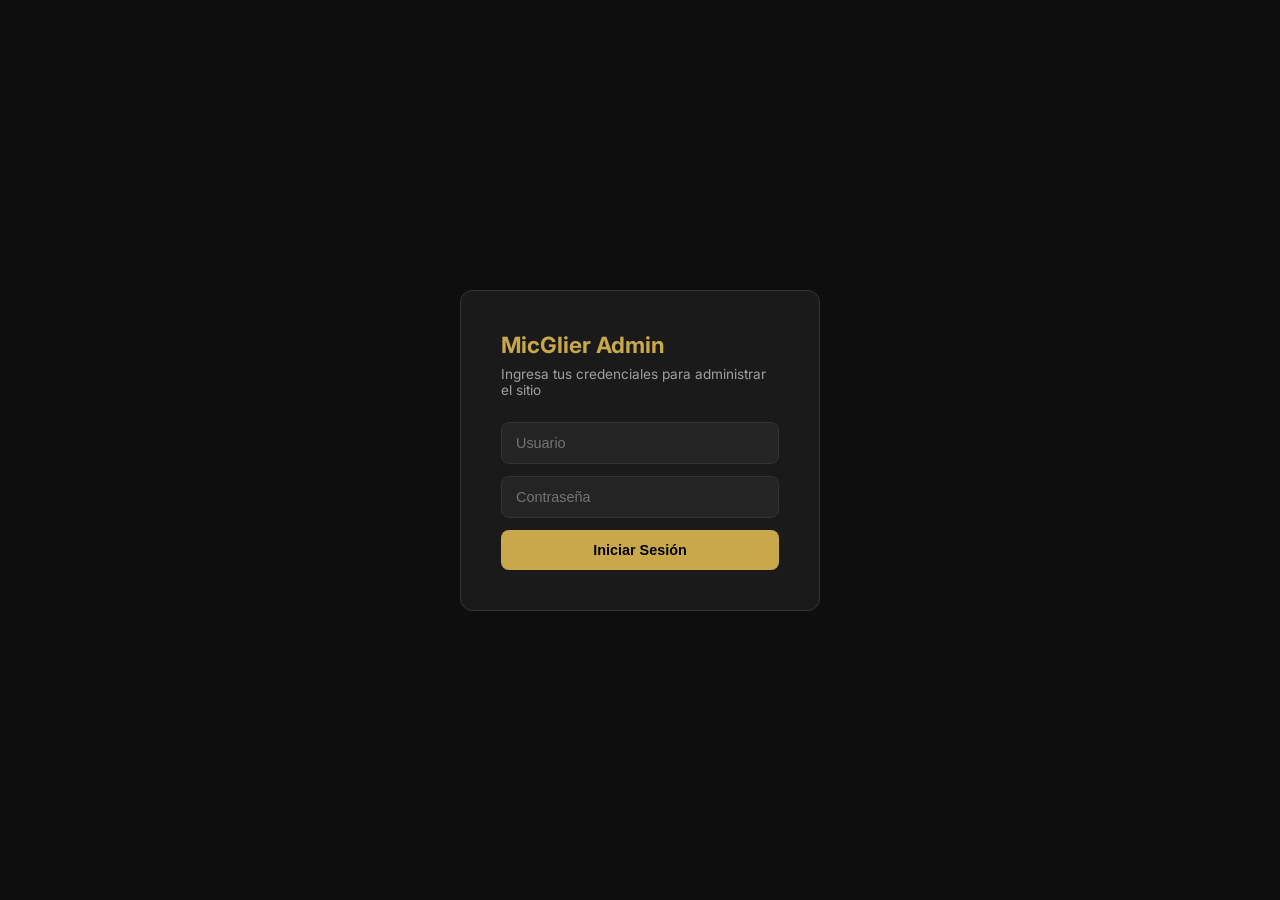
<file: backend/admin/index.html>
<!DOCTYPE html>
<html lang="es">
<head>
<meta charset="UTF-8">
<meta name="viewport" content="width=device-width, initial-scale=1.0">
<title>MicGlier Admin</title>
<link href="https://fonts.googleapis.com/css2?family=Inter:wght@400;500;600;700&display=swap" rel="stylesheet">
<style>
:root {
  --bg: #0e0e0e;
  --bg2: #1a1a1a;
  --bg3: #242424;
  --gold: #c9a84c;
  --gold-light: #e8d48b;
  --gold-dark: #a07c2a;
  --red: #b71c1c;
  --green: #4caf50;
  --text: #f5f5f5;
  --text2: #a0a0a0;
  --border: #333;
  --radius: 8px;
}
* { margin: 0; padding: 0; box-sizing: border-box; }
body { font-family: 'Inter', sans-serif; background: var(--bg); color: var(--text); min-height: 100vh; }

/* Login */
.login-wrap { display: flex; align-items: center; justify-content: center; min-height: 100vh; }
.login-box { background: var(--bg2); padding: 40px; border-radius: 12px; width: 360px; border: 1px solid var(--border); }
.login-box h1 { font-size: 1.4rem; margin-bottom: 8px; color: var(--gold); }
.login-box p { color: var(--text2); font-size: 0.85rem; margin-bottom: 24px; }
.login-box input { width: 100%; padding: 12px 14px; background: var(--bg3); border: 1px solid var(--border); border-radius: var(--radius); color: var(--text); font-size: 0.9rem; margin-bottom: 12px; outline: none; }
.login-box input:focus { border-color: var(--gold); }
.login-box button { width: 100%; padding: 12px; background: var(--gold); color: #000; border: none; border-radius: var(--radius); font-weight: 600; font-size: 0.9rem; cursor: pointer; }
.login-box button:hover { background: var(--gold-light); }
.login-error { color: var(--red); font-size: 0.8rem; margin-bottom: 8px; display: none; }

/* Layout */
.app { display: none; }
.app.active { display: flex; min-height: 100vh; }
.sidebar { width: 240px; background: var(--bg2); border-right: 1px solid var(--border); padding: 20px 0; flex-shrink: 0; position: fixed; top: 0; left: 0; bottom: 0; overflow-y: auto; }
.sidebar-logo { padding: 0 20px 20px; border-bottom: 1px solid var(--border); margin-bottom: 10px; }
.sidebar-logo h2 { font-size: 1.1rem; color: var(--gold); }
.sidebar-logo small { color: var(--text2); font-size: 0.75rem; }
.nav-item { display: flex; align-items: center; gap: 10px; padding: 12px 20px; color: var(--text2); cursor: pointer; font-size: 0.85rem; transition: all 0.2s; border-left: 3px solid transparent; }
.nav-item:hover { background: var(--bg3); color: var(--text); }
.nav-item.active { background: var(--bg3); color: var(--gold); border-left-color: var(--gold); }
.nav-item svg { width: 18px; height: 18px; flex-shrink: 0; }
.nav-sep { height: 1px; background: var(--border); margin: 10px 20px; }
.main { margin-left: 240px; flex: 1; padding: 24px 32px; }

/* Header */
.page-header { display: flex; align-items: center; justify-content: space-between; margin-bottom: 24px; }
.page-header h1 { font-size: 1.5rem; }
.btn { padding: 10px 20px; border: none; border-radius: var(--radius); font-size: 0.85rem; font-weight: 600; cursor: pointer; display: inline-flex; align-items: center; gap: 6px; transition: all 0.2s; }
.btn-gold { background: var(--gold); color: #000; }
.btn-gold:hover { background: var(--gold-light); }
.btn-outline { background: transparent; color: var(--gold); border: 1px solid var(--gold); }
.btn-outline:hover { background: var(--gold); color: #000; }
.btn-red { background: var(--red); color: #fff; }
.btn-red:hover { background: #d32f2f; }
.btn-sm { padding: 6px 12px; font-size: 0.8rem; }

/* Table */
.table-wrap { background: var(--bg2); border-radius: var(--radius); border: 1px solid var(--border); overflow: hidden; }
table { width: 100%; border-collapse: collapse; }
th { text-align: left; padding: 12px 16px; background: var(--bg3); color: var(--text2); font-size: 0.75rem; text-transform: uppercase; letter-spacing: 0.5px; font-weight: 600; }
td { padding: 12px 16px; border-top: 1px solid var(--border); font-size: 0.85rem; vertical-align: middle; }
tr:hover td { background: rgba(201,168,76,0.03); }
.td-img { width: 50px; height: 50px; object-fit: cover; border-radius: 6px; }
.badge { display: inline-block; padding: 3px 10px; border-radius: 20px; font-size: 0.72rem; font-weight: 600; }
.badge-green { background: rgba(76,175,80,0.15); color: var(--green); }
.badge-red { background: rgba(183,28,28,0.15); color: #ef5350; }

/* Modal */
.modal-overlay { display: none; position: fixed; inset: 0; background: rgba(0,0,0,0.7); z-index: 100; align-items: flex-start; justify-content: center; padding: 40px 20px; overflow-y: auto; }
.modal-overlay.active { display: flex; }
.modal { background: var(--bg2); border: 1px solid var(--border); border-radius: 12px; width: 600px; max-width: 100%; }
.modal-header { display: flex; justify-content: space-between; align-items: center; padding: 16px 24px; border-bottom: 1px solid var(--border); }
.modal-header h2 { font-size: 1.1rem; }
.modal-close { background: none; border: none; color: var(--text2); font-size: 1.4rem; cursor: pointer; padding: 4px; }
.modal-close:hover { color: var(--text); }
.modal-body { padding: 24px; }
.modal-footer { padding: 16px 24px; border-top: 1px solid var(--border); display: flex; justify-content: flex-end; gap: 10px; }

/* Form */
.form-group { margin-bottom: 16px; }
.form-group label { display: block; font-size: 0.8rem; color: var(--text2); margin-bottom: 6px; font-weight: 500; }
.form-group input, .form-group select, .form-group textarea {
  width: 100%; padding: 10px 14px; background: var(--bg3); border: 1px solid var(--border);
  border-radius: var(--radius); color: var(--text); font-size: 0.85rem; outline: none; font-family: inherit;
}
.form-group input:focus, .form-group select:focus, .form-group textarea:focus { border-color: var(--gold); }
.form-group textarea { min-height: 80px; resize: vertical; }
.form-row { display: grid; grid-template-columns: 1fr 1fr; gap: 12px; }
.form-check { display: flex; align-items: center; gap: 8px; }
.form-check input[type="checkbox"] { width: 18px; height: 18px; accent-color: var(--gold); }

/* Image upload */
.img-upload { border: 2px dashed var(--border); border-radius: var(--radius); padding: 20px; text-align: center; cursor: pointer; transition: border-color 0.2s; position: relative; }
.img-upload:hover { border-color: var(--gold); }
.img-upload input { position: absolute; inset: 0; opacity: 0; cursor: pointer; }
.img-upload img { max-height: 120px; border-radius: 6px; margin-top: 8px; }
.img-upload-text { color: var(--text2); font-size: 0.8rem; }

/* Stats cards */
.stats { display: grid; grid-template-columns: repeat(auto-fit, minmax(200px, 1fr)); gap: 16px; margin-bottom: 24px; }
.stat-card { background: var(--bg2); border: 1px solid var(--border); border-radius: var(--radius); padding: 20px; }
.stat-card .label { font-size: 0.75rem; color: var(--text2); text-transform: uppercase; letter-spacing: 0.5px; }
.stat-card .value { font-size: 1.8rem; font-weight: 700; color: var(--gold); margin-top: 4px; }

/* Settings */
.settings-grid { display: grid; grid-template-columns: 1fr 1fr; gap: 20px; }
.settings-card { background: var(--bg2); border: 1px solid var(--border); border-radius: var(--radius); padding: 24px; }
.settings-card h3 { font-size: 1rem; margin-bottom: 16px; color: var(--gold); }

/* Toast */
.toast { position: fixed; bottom: 24px; right: 24px; background: var(--green); color: #fff; padding: 12px 24px; border-radius: var(--radius); font-size: 0.85rem; font-weight: 500; z-index: 200; transform: translateY(100px); opacity: 0; transition: all 0.3s; }
.toast.show { transform: translateY(0); opacity: 1; }
.toast.error { background: var(--red); }

/* Logout */
.logout-btn { position: absolute; bottom: 20px; left: 20px; right: 20px; }

/* Responsive */
@media (max-width: 768px) {
  .sidebar { width: 60px; }
  .sidebar-logo h2, .sidebar-logo small, .nav-item span { display: none; }
  .nav-item { justify-content: center; padding: 14px 0; }
  .main { margin-left: 60px; padding: 16px; }
  .form-row { grid-template-columns: 1fr; }
  .settings-grid { grid-template-columns: 1fr; }
  .modal { width: 100%; }
}
</style>
</head>
<body>

<!-- Login Screen -->
<div class="login-wrap" id="loginScreen">
  <div class="login-box">
    <h1>MicGlier Admin</h1>
    <p>Ingresa tus credenciales para administrar el sitio</p>
    <div class="login-error" id="loginError">Credenciales incorrectas</div>
    <input type="text" id="loginUser" placeholder="Usuario" autocomplete="username">
    <input type="password" id="loginPass" placeholder="Contraseña" autocomplete="current-password">
    <button onclick="doLogin()">Iniciar Sesión</button>
  </div>
</div>

<!-- App -->
<div class="app" id="app">
  <!-- Sidebar -->
  <aside class="sidebar">
    <div class="sidebar-logo">
      <h2>MicGlier</h2>
      <small>Panel de Administración</small>
    </div>
    <div class="nav-item active" data-section="dashboard" onclick="showSection('dashboard')">
      <svg viewBox="0 0 24 24" fill="none" stroke="currentColor" stroke-width="2"><rect x="3" y="3" width="7" height="7" rx="1"/><rect x="14" y="3" width="7" height="7" rx="1"/><rect x="3" y="14" width="7" height="7" rx="1"/><rect x="14" y="14" width="7" height="7" rx="1"/></svg>
      <span>Dashboard</span>
    </div>
    <div class="nav-item" data-section="products" onclick="showSection('products')">
      <svg viewBox="0 0 24 24" fill="none" stroke="currentColor" stroke-width="2"><path d="M20.59 13.41l-7.17 7.17a2 2 0 01-2.83 0L2 12V2h10l8.59 8.59a2 2 0 010 2.82z"/><line x1="7" y1="7" x2="7.01" y2="7"/></svg>
      <span>Productos</span>
    </div>
    <div class="nav-item" data-section="categories" onclick="showSection('categories')">
      <svg viewBox="0 0 24 24" fill="none" stroke="currentColor" stroke-width="2"><path d="M22 19a2 2 0 01-2 2H4a2 2 0 01-2-2V5a2 2 0 012-2h5l2 3h9a2 2 0 012 2z"/></svg>
      <span>Categorías</span>
    </div>
    <div class="nav-item" data-section="banners" onclick="showSection('banners')">
      <svg viewBox="0 0 24 24" fill="none" stroke="currentColor" stroke-width="2"><rect x="2" y="3" width="20" height="14" rx="2"/><line x1="8" y1="21" x2="16" y2="21"/><line x1="12" y1="17" x2="12" y2="21"/></svg>
      <span>Banners</span>
    </div>
    <div class="nav-sep"></div>
    <div class="nav-item" data-section="promotions" onclick="showSection('promotions')">
      <svg viewBox="0 0 24 24" fill="none" stroke="currentColor" stroke-width="2"><circle cx="12" cy="12" r="10"/><line x1="15" y1="9" x2="9" y2="15"/><circle cx="9" cy="9" r="1" fill="currentColor"/><circle cx="15" cy="15" r="1" fill="currentColor"/></svg>
      <span>Promociones</span>
    </div>
    <div class="nav-item" data-section="services" onclick="showSection('services')">
      <svg viewBox="0 0 24 24" fill="none" stroke="currentColor" stroke-width="2"><path d="M14.7 6.3a1 1 0 000 1.4l1.6 1.6a1 1 0 001.4 0l3.77-3.77a6 6 0 01-7.94 7.94l-6.91 6.91a2.12 2.12 0 01-3-3l6.91-6.91a6 6 0 017.94-7.94l-3.76 3.76z"/></svg>
      <span>Servicios</span>
    </div>
    <div class="nav-item" data-section="testimonials" onclick="showSection('testimonials')">
      <svg viewBox="0 0 24 24" fill="none" stroke="currentColor" stroke-width="2"><path d="M21 15a2 2 0 01-2 2H7l-4 4V5a2 2 0 012-2h14a2 2 0 012 2z"/></svg>
      <span>Testimonios</span>
    </div>
    <div class="nav-item" data-section="gallery" onclick="showSection('gallery')">
      <svg viewBox="0 0 24 24" fill="none" stroke="currentColor" stroke-width="2"><rect x="3" y="3" width="18" height="18" rx="2"/><circle cx="8.5" cy="8.5" r="1.5"/><polyline points="21 15 16 10 5 21"/></svg>
      <span>Galería</span>
    </div>
    <div class="nav-sep"></div>
    <div class="nav-item" data-section="settings" onclick="showSection('settings')">
      <svg viewBox="0 0 24 24" fill="none" stroke="currentColor" stroke-width="2"><circle cx="12" cy="12" r="3"/><path d="M19.4 15a1.65 1.65 0 00.33 1.82l.06.06a2 2 0 010 2.83 2 2 0 01-2.83 0l-.06-.06a1.65 1.65 0 00-1.82-.33 1.65 1.65 0 00-1 1.51V21a2 2 0 01-4 0v-.09A1.65 1.65 0 009 19.4a1.65 1.65 0 00-1.82.33l-.06.06a2 2 0 01-2.83-2.83l.06-.06A1.65 1.65 0 004.68 15a1.65 1.65 0 00-1.51-1H3a2 2 0 010-4h.09A1.65 1.65 0 004.6 9a1.65 1.65 0 00-.33-1.82l-.06-.06a2 2 0 012.83-2.83l.06.06A1.65 1.65 0 009 4.68a1.65 1.65 0 001-1.51V3a2 2 0 014 0v.09a1.65 1.65 0 001 1.51 1.65 1.65 0 001.82-.33l.06-.06a2 2 0 012.83 2.83l-.06.06A1.65 1.65 0 0019.4 9a1.65 1.65 0 001.51 1H21a2 2 0 010 4h-.09a1.65 1.65 0 00-1.51 1z"/></svg>
      <span>Configuración</span>
    </div>
    <div class="nav-item logout-btn" onclick="doLogout()">
      <svg viewBox="0 0 24 24" fill="none" stroke="currentColor" stroke-width="2"><path d="M9 21H5a2 2 0 01-2-2V5a2 2 0 012-2h4"/><polyline points="16 17 21 12 16 7"/><line x1="21" y1="12" x2="9" y2="12"/></svg>
      <span>Cerrar Sesión</span>
    </div>
  </aside>

  <!-- Main Content -->
  <main class="main">
    <!-- Dashboard -->
    <section id="sec-dashboard">
      <div class="page-header"><h1>Dashboard</h1></div>
      <div class="stats">
        <div class="stat-card"><div class="label">Productos</div><div class="value" id="statProducts">0</div></div>
        <div class="stat-card"><div class="label">Categorías</div><div class="value" id="statCategories">0</div></div>
        <div class="stat-card"><div class="label">Servicios</div><div class="value" id="statServices">0</div></div>
        <div class="stat-card"><div class="label">Testimonios</div><div class="value" id="statTestimonials">0</div></div>
      </div>
      <div class="table-wrap">
        <table>
          <thead><tr><th>Producto</th><th>Precio</th><th>Categoría</th><th>Estado</th></tr></thead>
          <tbody id="dashProducts"></tbody>
        </table>
      </div>
    </section>

    <!-- Products -->
    <section id="sec-products" style="display:none">
      <div class="page-header">
        <h1>Productos</h1>
        <button class="btn btn-gold" onclick="openProductModal()">+ Nuevo Producto</button>
      </div>
      <div class="table-wrap">
        <table>
          <thead><tr><th>Imagen</th><th>Nombre</th><th>Precio</th><th>Material</th><th>Categoría</th><th>Estado</th><th>Acciones</th></tr></thead>
          <tbody id="productsTable"></tbody>
        </table>
      </div>
    </section>

    <!-- Categories -->
    <section id="sec-categories" style="display:none">
      <div class="page-header">
        <h1>Categorías</h1>
        <button class="btn btn-gold" onclick="openCategoryModal()">+ Nueva Categoría</button>
      </div>
      <div class="table-wrap">
        <table>
          <thead><tr><th>Nombre</th><th>Slug</th><th>Productos</th><th>Estado</th><th>Acciones</th></tr></thead>
          <tbody id="categoriesTable"></tbody>
        </table>
      </div>
    </section>

    <!-- Banners -->
    <section id="sec-banners" style="display:none">
      <div class="page-header">
        <h1>Banners</h1>
        <button class="btn btn-gold" onclick="openBannerModal()">+ Nuevo Banner</button>
      </div>
      <div class="table-wrap">
        <table>
          <thead><tr><th>Imagen</th><th>Título</th><th>Posición</th><th>Estado</th><th>Acciones</th></tr></thead>
          <tbody id="bannersTable"></tbody>
        </table>
      </div>
    </section>

    <!-- Promotions -->
    <section id="sec-promotions" style="display:none">
      <div class="page-header"><h1>Promociones</h1></div>
      <div id="promotionsContent"></div>
    </section>

    <!-- Services -->
    <section id="sec-services" style="display:none">
      <div class="page-header">
        <h1>Servicios</h1>
        <button class="btn btn-gold" onclick="openServiceModal()">+ Nuevo Servicio</button>
      </div>
      <div class="table-wrap">
        <table>
          <thead><tr><th>Título</th><th>Descripción</th><th>Estado</th><th>Acciones</th></tr></thead>
          <tbody id="servicesTable"></tbody>
        </table>
      </div>
    </section>

    <!-- Testimonials -->
    <section id="sec-testimonials" style="display:none">
      <div class="page-header">
        <h1>Testimonios</h1>
        <button class="btn btn-gold" onclick="openTestimonialModal()">+ Nuevo Testimonio</button>
      </div>
      <div class="table-wrap">
        <table>
          <thead><tr><th>Nombre</th><th>Texto</th><th>Rating</th><th>Acciones</th></tr></thead>
          <tbody id="testimonialsTable"></tbody>
        </table>
      </div>
    </section>

    <!-- Gallery -->
    <section id="sec-gallery" style="display:none">
      <div class="page-header">
        <h1>Galería</h1>
        <button class="btn btn-gold" onclick="openGalleryModal()">+ Nueva Imagen</button>
      </div>
      <div class="table-wrap">
        <table>
          <thead><tr><th>Imagen</th><th>Alt</th><th>Orden</th><th>Estado</th><th>Acciones</th></tr></thead>
          <tbody id="galleryTable"></tbody>
        </table>
      </div>
    </section>

    <!-- Settings -->
    <section id="sec-settings" style="display:none">
      <div class="page-header">
        <h1>Configuración del Sitio</h1>
        <button class="btn btn-gold" onclick="saveSettings()">Guardar Cambios</button>
      </div>
      <div class="settings-grid">
        <div class="settings-card">
          <h3>Información General</h3>
          <div class="form-group"><label>Nombre del Sitio</label><input id="set_site_name"></div>
          <div class="form-group"><label>Slogan</label><input id="set_slogan"></div>
        </div>
        <div class="settings-card">
          <h3>Contacto</h3>
          <div class="form-group"><label>Teléfono</label><input id="set_phone"></div>
          <div class="form-group"><label>Email</label><input id="set_email"></div>
          <div class="form-group"><label>Dirección</label><input id="set_address"></div>
          <div class="form-group"><label>Horario</label><input id="set_hours"></div>
          <div class="form-group"><label>WhatsApp (solo número)</label><input id="set_whatsapp"></div>
        </div>
        <div class="settings-card">
          <h3>Redes Sociales</h3>
          <div class="form-group"><label>Instagram URL</label><input id="set_instagram"></div>
          <div class="form-group"><label>Facebook URL</label><input id="set_facebook"></div>
        </div>
        <div class="settings-card">
          <h3>Hero Principal</h3>
          <div class="form-group"><label>Título (usa \n para salto de línea)</label><input id="set_hero_title"></div>
          <div class="form-group"><label>Subtítulo</label><textarea id="set_hero_subtitle"></textarea></div>
          <div class="form-group"><label>Imagen URL</label><input id="set_hero_image"></div>
        </div>
        <div class="settings-card">
          <h3>Sobre Nosotros</h3>
          <div class="form-group"><label>Texto</label><textarea id="set_about_text"></textarea></div>
          <div class="form-group"><label>Imagen URL</label><input id="set_about_image"></div>
        </div>
        <div class="settings-card">
          <h3>Seguridad</h3>
          <div class="form-group"><label>Contraseña Actual</label><input id="oldPass" type="password"></div>
          <div class="form-group"><label>Nueva Contraseña</label><input id="newPass" type="password"></div>
          <button class="btn btn-outline" onclick="changePassword()">Cambiar Contraseña</button>
        </div>
      </div>
    </section>
  </main>
</div>

<!-- Modal -->
<div class="modal-overlay" id="modalOverlay">
  <div class="modal">
    <div class="modal-header">
      <h2 id="modalTitle">Editar</h2>
      <button class="modal-close" onclick="closeModal()">&times;</button>
    </div>
    <div class="modal-body" id="modalBody"></div>
    <div class="modal-footer">
      <button class="btn btn-outline" onclick="closeModal()">Cancelar</button>
      <button class="btn btn-gold" id="modalSave">Guardar</button>
    </div>
  </div>
</div>

<!-- Toast -->
<div class="toast" id="toast"></div>

<script>
var API = window.location.origin;
var token = localStorage.getItem('micglier_token');
var categories = [];
var products = [];

function headers() { return { 'Authorization': 'Bearer ' + token, 'Content-Type': 'application/json' }; }

function toast(msg, err) {
  var t = document.getElementById('toast');
  t.textContent = msg;
  t.className = 'toast show' + (err ? ' error' : '');
  setTimeout(function() { t.className = 'toast'; }, 3000);
}

function api(method, path, body) {
  var opts = { method: method, headers: headers() };
  if (body) opts.body = JSON.stringify(body);
  return fetch(API + path, opts).then(function(r) {
    if (r.status === 401) { doLogout(); throw new Error('No autorizado'); }
    return r.json();
  });
}

// Auth
function doLogin() {
  var u = document.getElementById('loginUser').value;
  var p = document.getElementById('loginPass').value;
  fetch(API + '/api/auth/login', {
    method: 'POST', headers: { 'Content-Type': 'application/json' },
    body: JSON.stringify({ username: u, password: p })
  }).then(function(r) { return r.json(); }).then(function(d) {
    if (d.access_token) {
      token = d.access_token;
      localStorage.setItem('micglier_token', token);
      showApp();
    } else {
      document.getElementById('loginError').style.display = 'block';
    }
  }).catch(function() {
    document.getElementById('loginError').style.display = 'block';
  });
}

function doLogout() {
  token = null;
  localStorage.removeItem('micglier_token');
  document.getElementById('app').classList.remove('active');
  document.getElementById('loginScreen').style.display = 'flex';
}

function showApp() {
  document.getElementById('loginScreen').style.display = 'none';
  document.getElementById('app').classList.add('active');
  loadDashboard();
}

// Sections
function showSection(name) {
  document.querySelectorAll('.main > section').forEach(function(s) { s.style.display = 'none'; });
  document.getElementById('sec-' + name).style.display = 'block';
  document.querySelectorAll('.nav-item').forEach(function(n) { n.classList.remove('active'); });
  var nav = document.querySelector('.nav-item[data-section="' + name + '"]');
  if (nav) nav.classList.add('active');
  var loaders = {
    dashboard: loadDashboard, products: loadProducts, categories: loadCategories,
    banners: loadBanners, promotions: loadPromotions, services: loadServices,
    testimonials: loadTestimonials, gallery: loadGallery, settings: loadSettings
  };
  if (loaders[name]) loaders[name]();
}

// Dashboard
function loadDashboard() {
  api('GET', '/api/products').then(function(d) {
    products = d;
    document.getElementById('statProducts').textContent = d.length;
    var html = '';
    d.slice(0, 8).forEach(function(p) {
      var cat = categories.find(function(c) { return c.id === p.category_id; });
      html += '<tr><td>' + esc(p.name) + '</td><td>\u20ac' + p.price.toLocaleString() + '</td><td>' +
        (cat ? esc(cat.name) : '-') + '</td><td>' +
        (p.visible ? '<span class="badge badge-green">Activo</span>' : '<span class="badge badge-red">Oculto</span>') + '</td></tr>';
    });
    document.getElementById('dashProducts').innerHTML = html;
  });
  api('GET', '/api/categories').then(function(d) {
    categories = d;
    document.getElementById('statCategories').textContent = d.length;
  });
  api('GET', '/api/services').then(function(d) { document.getElementById('statServices').textContent = d.length; });
  api('GET', '/api/testimonials').then(function(d) { document.getElementById('statTestimonials').textContent = d.length; });
}

// Modal
function openModal(title, html, saveFn) {
  document.getElementById('modalTitle').textContent = title;
  document.getElementById('modalBody').innerHTML = html;
  document.getElementById('modalSave').onclick = saveFn;
  document.getElementById('modalOverlay').classList.add('active');
}
function closeModal() { document.getElementById('modalOverlay').classList.remove('active'); }

function esc(s) { var d = document.createElement('div'); d.textContent = s || ''; return d.innerHTML; }

// ===== Products =====
function loadProducts() {
  api('GET', '/api/categories').then(function(c) { categories = c; });
  api('GET', '/api/products').then(function(d) {
    products = d;
    var html = '';
    d.forEach(function(p) {
      var cat = categories.find(function(c) { return c.id === p.category_id; });
      html += '<tr>' +
        '<td><img class="td-img" src="' + esc(p.image || '') + '" onerror="this.style.display=\'none\'"></td>' +
        '<td>' + esc(p.name) + '</td>' +
        '<td>' + (p.sale_price ? '<s style="color:var(--text2)">\u20ac' + p.price.toLocaleString() + '</s> \u20ac' + p.sale_price.toLocaleString() : '\u20ac' + p.price.toLocaleString()) + '</td>' +
        '<td>' + esc(p.material) + '</td>' +
        '<td>' + (cat ? esc(cat.name) : '-') + '</td>' +
        '<td>' + (p.visible ? '<span class="badge badge-green">Activo</span>' : '<span class="badge badge-red">Oculto</span>') + '</td>' +
        '<td><button class="btn btn-outline btn-sm" onclick="openProductModal(' + p.id + ')">Editar</button> ' +
        '<button class="btn btn-red btn-sm" onclick="deleteProduct(' + p.id + ')">Eliminar</button></td></tr>';
    });
    document.getElementById('productsTable').innerHTML = html;
  });
}

function openProductModal(id) {
  var p = id ? products.find(function(x) { return x.id === id; }) : {};
  var catOptions = '<option value="">Sin categoría</option>' +
    categories.map(function(c) { return '<option value="' + c.id + '"' + (p.category_id === c.id ? ' selected' : '') + '>' + esc(c.name) + '</option>'; }).join('');
  var html =
    '<div class="form-row"><div class="form-group"><label>Nombre</label><input id="f_name" value="' + esc(p.name || '') + '"></div>' +
    '<div class="form-group"><label>Material</label><input id="f_material" value="' + esc(p.material || '') + '"></div></div>' +
    '<div class="form-group"><label>Descripción</label><textarea id="f_desc">' + esc(p.description || '') + '</textarea></div>' +
    '<div class="form-row"><div class="form-group"><label>Precio (\u20ac)</label><input type="number" id="f_price" value="' + (p.price || '') + '"></div>' +
    '<div class="form-group"><label>Precio Oferta (\u20ac)</label><input type="number" id="f_sale" value="' + (p.sale_price || '') + '"></div></div>' +
    '<div class="form-group"><label>Categoría</label><select id="f_cat">' + catOptions + '</select></div>' +
    '<div class="form-group"><label>Imagen URL</label><input id="f_img" value="' + esc(p.image || '') + '"></div>' +
    '<div class="form-group"><label>Imagen 2 URL</label><input id="f_img2" value="' + esc(p.image2 || '') + '"></div>' +
    '<div class="form-group"><label>Imagen 3 URL</label><input id="f_img3" value="' + esc(p.image3 || '') + '"></div>' +
    '<div class="img-upload"><input type="file" accept="image/*" onchange="uploadImg(this,\'f_img\')"><div class="img-upload-text">O arrastra/selecciona una imagen para subir</div></div>' +
    '<div style="display:flex;gap:16px;margin-top:12px">' +
    '<label class="form-check"><input type="checkbox" id="f_feat"' + (p.featured ? ' checked' : '') + '> Destacado</label>' +
    '<label class="form-check"><input type="checkbox" id="f_best"' + (p.bestseller ? ' checked' : '') + '> Más Vendido</label>' +
    '<label class="form-check"><input type="checkbox" id="f_new"' + (p.new_arrival ? ' checked' : '') + '> Nuevo</label>' +
    '<label class="form-check"><input type="checkbox" id="f_vis"' + (p.visible !== false ? ' checked' : '') + '> Visible</label></div>' +
    '<div class="form-group" style="margin-top:12px"><label>Orden</label><input type="number" id="f_order" value="' + (p.display_order || 0) + '"></div>';
  openModal(id ? 'Editar Producto' : 'Nuevo Producto', html, function() { saveProduct(id); });
}

function saveProduct(id) {
  var data = {
    name: document.getElementById('f_name').value,
    material: document.getElementById('f_material').value,
    description: document.getElementById('f_desc').value,
    price: parseFloat(document.getElementById('f_price').value) || 0,
    sale_price: parseFloat(document.getElementById('f_sale').value) || null,
    category_id: parseInt(document.getElementById('f_cat').value) || null,
    image: document.getElementById('f_img').value,
    image2: document.getElementById('f_img2').value,
    image3: document.getElementById('f_img3').value,
    featured: document.getElementById('f_feat').checked,
    bestseller: document.getElementById('f_best').checked,
    new_arrival: document.getElementById('f_new').checked,
    visible: document.getElementById('f_vis').checked,
    display_order: parseInt(document.getElementById('f_order').value) || 0
  };
  api(id ? 'PUT' : 'POST', id ? '/api/products/' + id : '/api/products', data).then(function() {
    closeModal(); toast('Producto guardado'); loadProducts();
  }).catch(function() { toast('Error al guardar', true); });
}

function deleteProduct(id) {
  if (!confirm('¿Eliminar este producto?')) return;
  api('DELETE', '/api/products/' + id).then(function() { toast('Producto eliminado'); loadProducts(); });
}

// ===== Categories =====
function loadCategories() {
  api('GET', '/api/categories').then(function(d) {
    categories = d;
    var html = '';
    d.forEach(function(c) {
      var count = products.filter(function(p) { return p.category_id === c.id; }).length;
      html += '<tr><td>' + esc(c.name) + '</td><td><code>' + esc(c.slug) + '</code></td><td>' + count + '</td>' +
        '<td>' + (c.visible ? '<span class="badge badge-green">Activa</span>' : '<span class="badge badge-red">Oculta</span>') + '</td>' +
        '<td><button class="btn btn-outline btn-sm" onclick="openCategoryModal(' + c.id + ')">Editar</button> ' +
        '<button class="btn btn-red btn-sm" onclick="deleteCategory(' + c.id + ')">Eliminar</button></td></tr>';
    });
    document.getElementById('categoriesTable').innerHTML = html;
  });
}

function openCategoryModal(id) {
  var c = id ? categories.find(function(x) { return x.id === id; }) : {};
  var html =
    '<div class="form-group"><label>Nombre</label><input id="fc_name" value="' + esc(c.name || '') + '"></div>' +
    '<div class="form-group"><label>Slug</label><input id="fc_slug" value="' + esc(c.slug || '') + '"></div>' +
    '<div class="form-group"><label>Imagen URL</label><input id="fc_img" value="' + esc(c.image || '') + '"></div>' +
    '<div class="img-upload"><input type="file" accept="image/*" onchange="uploadImg(this,\'fc_img\')"><div class="img-upload-text">O arrastra/selecciona una imagen</div></div>' +
    '<div class="form-row" style="margin-top:12px"><div class="form-group"><label>Orden</label><input type="number" id="fc_order" value="' + (c.display_order || 0) + '"></div>' +
    '<div class="form-group"><label>&nbsp;</label><label class="form-check"><input type="checkbox" id="fc_vis"' + (c.visible !== false ? ' checked' : '') + '> Visible</label></div></div>';
  openModal(id ? 'Editar Categoría' : 'Nueva Categoría', html, function() { saveCategory(id); });
}

function saveCategory(id) {
  var data = {
    name: document.getElementById('fc_name').value,
    slug: document.getElementById('fc_slug').value,
    image: document.getElementById('fc_img').value,
    display_order: parseInt(document.getElementById('fc_order').value) || 0,
    visible: document.getElementById('fc_vis').checked
  };
  api(id ? 'PUT' : 'POST', id ? '/api/categories/' + id : '/api/categories', data).then(function() {
    closeModal(); toast('Categoría guardada'); loadCategories();
  }).catch(function() { toast('Error al guardar', true); });
}

function deleteCategory(id) {
  if (!confirm('¿Eliminar esta categoría?')) return;
  api('DELETE', '/api/categories/' + id).then(function() { toast('Categoría eliminada'); loadCategories(); });
}

// ===== Banners =====
function loadBanners() {
  api('GET', '/api/banners').then(function(d) {
    var html = '';
    d.forEach(function(b) {
      html += '<tr><td><img class="td-img" src="' + esc(b.image || '') + '" onerror="this.style.display=\'none\'"></td>' +
        '<td>' + esc(b.title) + '</td><td>' + esc(b.position) + '</td>' +
        '<td>' + (b.visible ? '<span class="badge badge-green">Activo</span>' : '<span class="badge badge-red">Oculto</span>') + '</td>' +
        '<td><button class="btn btn-outline btn-sm" onclick="openBannerModal(' + b.id + ')">Editar</button> ' +
        '<button class="btn btn-red btn-sm" onclick="deleteBanner(' + b.id + ')">Eliminar</button></td></tr>';
    });
    document.getElementById('bannersTable').innerHTML = html;
    window._banners = d;
  });
}

function openBannerModal(id) {
  var b = id ? (window._banners || []).find(function(x) { return x.id === id; }) : {};
  var html =
    '<div class="form-group"><label>Título</label><input id="fb_title" value="' + esc(b.title || '') + '"></div>' +
    '<div class="form-group"><label>Subtítulo</label><textarea id="fb_sub">' + esc(b.subtitle || '') + '</textarea></div>' +
    '<div class="form-group"><label>Imagen URL</label><input id="fb_img" value="' + esc(b.image || '') + '"></div>' +
    '<div class="img-upload"><input type="file" accept="image/*" onchange="uploadImg(this,\'fb_img\')"><div class="img-upload-text">O arrastra/selecciona una imagen</div></div>' +
    '<div class="form-row" style="margin-top:12px"><div class="form-group"><label>Texto Botón</label><input id="fb_btn" value="' + esc(b.button_text || '') + '"></div>' +
    '<div class="form-group"><label>Link Botón</label><input id="fb_link" value="' + esc(b.button_link || '') + '"></div></div>' +
    '<div class="form-row"><div class="form-group"><label>Posición</label><select id="fb_pos">' +
    '<option value="hero"' + (b.position === 'hero' ? ' selected' : '') + '>Hero</option>' +
    '<option value="top"' + (b.position === 'top' ? ' selected' : '') + '>Superior</option>' +
    '<option value="middle"' + (b.position === 'middle' ? ' selected' : '') + '>Medio</option></select></div>' +
    '<div class="form-group"><label>Orden</label><input type="number" id="fb_order" value="' + (b.display_order || 0) + '"></div></div>' +
    '<label class="form-check" style="margin-top:8px"><input type="checkbox" id="fb_vis"' + (b.visible !== false ? ' checked' : '') + '> Visible</label>';
  openModal(id ? 'Editar Banner' : 'Nuevo Banner', html, function() { saveBanner(id); });
}

function saveBanner(id) {
  var data = {
    title: document.getElementById('fb_title').value,
    subtitle: document.getElementById('fb_sub').value,
    image: document.getElementById('fb_img').value,
    button_text: document.getElementById('fb_btn').value,
    button_link: document.getElementById('fb_link').value,
    position: document.getElementById('fb_pos').value,
    display_order: parseInt(document.getElementById('fb_order').value) || 0,
    visible: document.getElementById('fb_vis').checked
  };
  api(id ? 'PUT' : 'POST', id ? '/api/banners/' + id : '/api/banners', data).then(function() {
    closeModal(); toast('Banner guardado'); loadBanners();
  }).catch(function() { toast('Error al guardar', true); });
}

function deleteBanner(id) {
  if (!confirm('¿Eliminar este banner?')) return;
  api('DELETE', '/api/banners/' + id).then(function() { toast('Banner eliminado'); loadBanners(); });
}

// ===== Promotions =====
function loadPromotions() {
  api('GET', '/api/promotions').then(function(d) {
    if (!d.length) { document.getElementById('promotionsContent').innerHTML = '<p style="color:var(--text2)">No hay promociones.</p>'; return; }
    var p = d[0];
    document.getElementById('promotionsContent').innerHTML =
      '<div class="settings-grid"><div class="settings-card"><h3>Badge Flotante</h3>' +
      '<div class="form-group"><label>Texto</label><input id="fp_text" value="' + esc(p.text) + '"></div>' +
      '<div class="form-group"><label>% Descuento</label><input type="number" id="fp_pct" value="' + p.discount_percent + '"></div>' +
      '<label class="form-check"><input type="checkbox" id="fp_badge"' + (p.badge_visible ? ' checked' : '') + '> Mostrar Badge</label>' +
      '</div><div class="settings-card"><h3>Barra Superior</h3>' +
      '<div class="form-group"><label>Texto barra superior</label><input id="fp_topbar" value="' + esc(p.topbar_text) + '"></div>' +
      '<label class="form-check"><input type="checkbox" id="fp_topvis"' + (p.topbar_visible ? ' checked' : '') + '> Mostrar Barra</label>' +
      '</div></div>' +
      '<button class="btn btn-gold" style="margin-top:16px" onclick="savePromotion(' + p.id + ')">Guardar Promoción</button>';
    window._promoId = p.id;
  });
}

function savePromotion(id) {
  var data = {
    text: document.getElementById('fp_text').value,
    discount_percent: parseInt(document.getElementById('fp_pct').value) || 0,
    badge_visible: document.getElementById('fp_badge').checked,
    topbar_text: document.getElementById('fp_topbar').value,
    topbar_visible: document.getElementById('fp_topvis').checked
  };
  api('PUT', '/api/promotions/' + id, data).then(function() {
    toast('Promoción actualizada');
  }).catch(function() { toast('Error al guardar', true); });
}

// ===== Services =====
function loadServices() {
  api('GET', '/api/services').then(function(d) {
    window._services = d;
    var html = '';
    d.forEach(function(s) {
      html += '<tr><td>' + esc(s.title) + '</td><td>' + esc(s.description).substring(0, 80) + '...</td>' +
        '<td>' + (s.visible ? '<span class="badge badge-green">Activo</span>' : '<span class="badge badge-red">Oculto</span>') + '</td>' +
        '<td><button class="btn btn-outline btn-sm" onclick="openServiceModal(' + s.id + ')">Editar</button> ' +
        '<button class="btn btn-red btn-sm" onclick="deleteService(' + s.id + ')">Eliminar</button></td></tr>';
    });
    document.getElementById('servicesTable').innerHTML = html;
  });
}

function openServiceModal(id) {
  var s = id ? (window._services || []).find(function(x) { return x.id === id; }) : {};
  var html =
    '<div class="form-group"><label>Título</label><input id="fs_title" value="' + esc(s.title || '') + '"></div>' +
    '<div class="form-group"><label>Descripción</label><textarea id="fs_desc">' + esc(s.description || '') + '</textarea></div>' +
    '<div class="form-row"><div class="form-group"><label>Icono (gem, tools, pencil)</label><input id="fs_icon" value="' + esc(s.icon || '') + '"></div>' +
    '<div class="form-group"><label>Orden</label><input type="number" id="fs_order" value="' + (s.display_order || 0) + '"></div></div>' +
    '<label class="form-check"><input type="checkbox" id="fs_vis"' + (s.visible !== false ? ' checked' : '') + '> Visible</label>';
  openModal(id ? 'Editar Servicio' : 'Nuevo Servicio', html, function() { saveService(id); });
}

function saveService(id) {
  var data = {
    title: document.getElementById('fs_title').value,
    description: document.getElementById('fs_desc').value,
    icon: document.getElementById('fs_icon').value,
    display_order: parseInt(document.getElementById('fs_order').value) || 0,
    visible: document.getElementById('fs_vis').checked
  };
  api(id ? 'PUT' : 'POST', id ? '/api/services/' + id : '/api/services', data).then(function() {
    closeModal(); toast('Servicio guardado'); loadServices();
  }).catch(function() { toast('Error al guardar', true); });
}

function deleteService(id) {
  if (!confirm('¿Eliminar este servicio?')) return;
  api('DELETE', '/api/services/' + id).then(function() { toast('Servicio eliminado'); loadServices(); });
}

// ===== Testimonials =====
function loadTestimonials() {
  api('GET', '/api/testimonials').then(function(d) {
    window._testimonials = d;
    var html = '';
    d.forEach(function(t) {
      html += '<tr><td>' + esc(t.name) + '</td><td>' + esc(t.text).substring(0, 80) + '...</td>' +
        '<td>' + '\u2605'.repeat(t.rating) + '</td>' +
        '<td><button class="btn btn-outline btn-sm" onclick="openTestimonialModal(' + t.id + ')">Editar</button> ' +
        '<button class="btn btn-red btn-sm" onclick="deleteTestimonial(' + t.id + ')">Eliminar</button></td></tr>';
    });
    document.getElementById('testimonialsTable').innerHTML = html;
  });
}

function openTestimonialModal(id) {
  var t = id ? (window._testimonials || []).find(function(x) { return x.id === id; }) : {};
  var html =
    '<div class="form-group"><label>Nombre</label><input id="ft_name" value="' + esc(t.name || '') + '"></div>' +
    '<div class="form-group"><label>Texto</label><textarea id="ft_text">' + esc(t.text || '') + '</textarea></div>' +
    '<div class="form-group"><label>Rating (1-5)</label><input type="number" id="ft_rating" min="1" max="5" value="' + (t.rating || 5) + '"></div>' +
    '<label class="form-check"><input type="checkbox" id="ft_vis"' + (t.visible !== false ? ' checked' : '') + '> Visible</label>';
  openModal(id ? 'Editar Testimonio' : 'Nuevo Testimonio', html, function() { saveTestimonial(id); });
}

function saveTestimonial(id) {
  var data = {
    name: document.getElementById('ft_name').value,
    text: document.getElementById('ft_text').value,
    rating: parseInt(document.getElementById('ft_rating').value) || 5,
    visible: document.getElementById('ft_vis').checked
  };
  api(id ? 'PUT' : 'POST', id ? '/api/testimonials/' + id : '/api/testimonials', data).then(function() {
    closeModal(); toast('Testimonio guardado'); loadTestimonials();
  }).catch(function() { toast('Error al guardar', true); });
}

function deleteTestimonial(id) {
  if (!confirm('¿Eliminar este testimonio?')) return;
  api('DELETE', '/api/testimonials/' + id).then(function() { toast('Testimonio eliminado'); loadTestimonials(); });
}

// ===== Gallery =====
function loadGallery() {
  api('GET', '/api/gallery').then(function(d) {
    window._gallery = d;
    var html = '';
    d.forEach(function(g) {
      html += '<tr><td><img class="td-img" src="' + esc(g.image) + '" onerror="this.style.display=\'none\'"></td>' +
        '<td>' + esc(g.alt || '-') + '</td><td>' + g.display_order + '</td>' +
        '<td>' + (g.visible ? '<span class="badge badge-green">Activa</span>' : '<span class="badge badge-red">Oculta</span>') + '</td>' +
        '<td><button class="btn btn-outline btn-sm" onclick="openGalleryModal(' + g.id + ')">Editar</button> ' +
        '<button class="btn btn-red btn-sm" onclick="deleteGallery(' + g.id + ')">Eliminar</button></td></tr>';
    });
    document.getElementById('galleryTable').innerHTML = html;
  });
}

function openGalleryModal(id) {
  var g = id ? (window._gallery || []).find(function(x) { return x.id === id; }) : {};
  var html =
    '<div class="form-group"><label>Imagen URL</label><input id="fg_img" value="' + esc(g.image || '') + '"></div>' +
    '<div class="img-upload"><input type="file" accept="image/*" onchange="uploadImg(this,\'fg_img\')"><div class="img-upload-text">O arrastra/selecciona una imagen</div></div>' +
    '<div class="form-group" style="margin-top:12px"><label>Alt Text</label><input id="fg_alt" value="' + esc(g.alt || '') + '"></div>' +
    '<div class="form-row"><div class="form-group"><label>Orden</label><input type="number" id="fg_order" value="' + (g.display_order || 0) + '"></div>' +
    '<div class="form-group"><label>&nbsp;</label><label class="form-check"><input type="checkbox" id="fg_vis"' + (g.visible !== false ? ' checked' : '') + '> Visible</label></div></div>';
  openModal(id ? 'Editar Imagen' : 'Nueva Imagen', html, function() { saveGallery(id); });
}

function saveGallery(id) {
  var data = {
    image: document.getElementById('fg_img').value,
    alt: document.getElementById('fg_alt').value,
    display_order: parseInt(document.getElementById('fg_order').value) || 0,
    visible: document.getElementById('fg_vis').checked
  };
  api(id ? 'PUT' : 'POST', id ? '/api/gallery/' + id : '/api/gallery', data).then(function() {
    closeModal(); toast('Imagen guardada'); loadGallery();
  }).catch(function() { toast('Error al guardar', true); });
}

function deleteGallery(id) {
  if (!confirm('¿Eliminar esta imagen?')) return;
  api('DELETE', '/api/gallery/' + id).then(function() { toast('Imagen eliminada'); loadGallery(); });
}

// ===== Settings =====
var settingsKeys = ['site_name','slogan','phone','email','address','hours','whatsapp','instagram','facebook','hero_title','hero_subtitle','hero_image','about_text','about_image'];

function loadSettings() {
  api('GET', '/api/settings').then(function(d) {
    settingsKeys.forEach(function(k) {
      var el = document.getElementById('set_' + k);
      if (el) el.value = d[k] || '';
    });
  });
}

function saveSettings() {
  var data = settingsKeys.map(function(k) {
    var el = document.getElementById('set_' + k);
    return { key: k, value: el ? el.value : '' };
  });
  api('PUT', '/api/settings', data).then(function() { toast('Configuración guardada'); })
    .catch(function() { toast('Error al guardar', true); });
}

function changePassword() {
  var old = document.getElementById('oldPass').value;
  var np = document.getElementById('newPass').value;
  if (!old || !np) { toast('Completa ambos campos', true); return; }
  var form = new FormData();
  form.append('old_password', old);
  form.append('new_password', np);
  fetch(API + '/api/auth/change-password', {
    method: 'POST', headers: { 'Authorization': 'Bearer ' + token }, body: form
  }).then(function(r) { return r.json(); }).then(function(d) {
    if (d.ok) { toast('Contraseña cambiada'); document.getElementById('oldPass').value = ''; document.getElementById('newPass').value = ''; }
    else { toast(d.detail || 'Error', true); }
  }).catch(function() { toast('Error', true); });
}

// ===== Image Upload =====
function uploadImg(input, targetId) {
  var file = input.files[0];
  if (!file) return;
  var form = new FormData();
  form.append('file', file);
  fetch(API + '/api/upload', {
    method: 'POST', headers: { 'Authorization': 'Bearer ' + token }, body: form
  }).then(function(r) { return r.json(); }).then(function(d) {
    if (d.url) {
      document.getElementById(targetId).value = d.url;
      toast('Imagen subida');
    }
  }).catch(function() { toast('Error al subir imagen', true); });
}

// Init
if (token) { showApp(); } else { document.getElementById('loginScreen').style.display = 'flex'; }

// Enter on login
document.getElementById('loginPass').addEventListener('keypress', function(e) { if (e.key === 'Enter') doLogin(); });
</script>
</body>
</html>
</file>
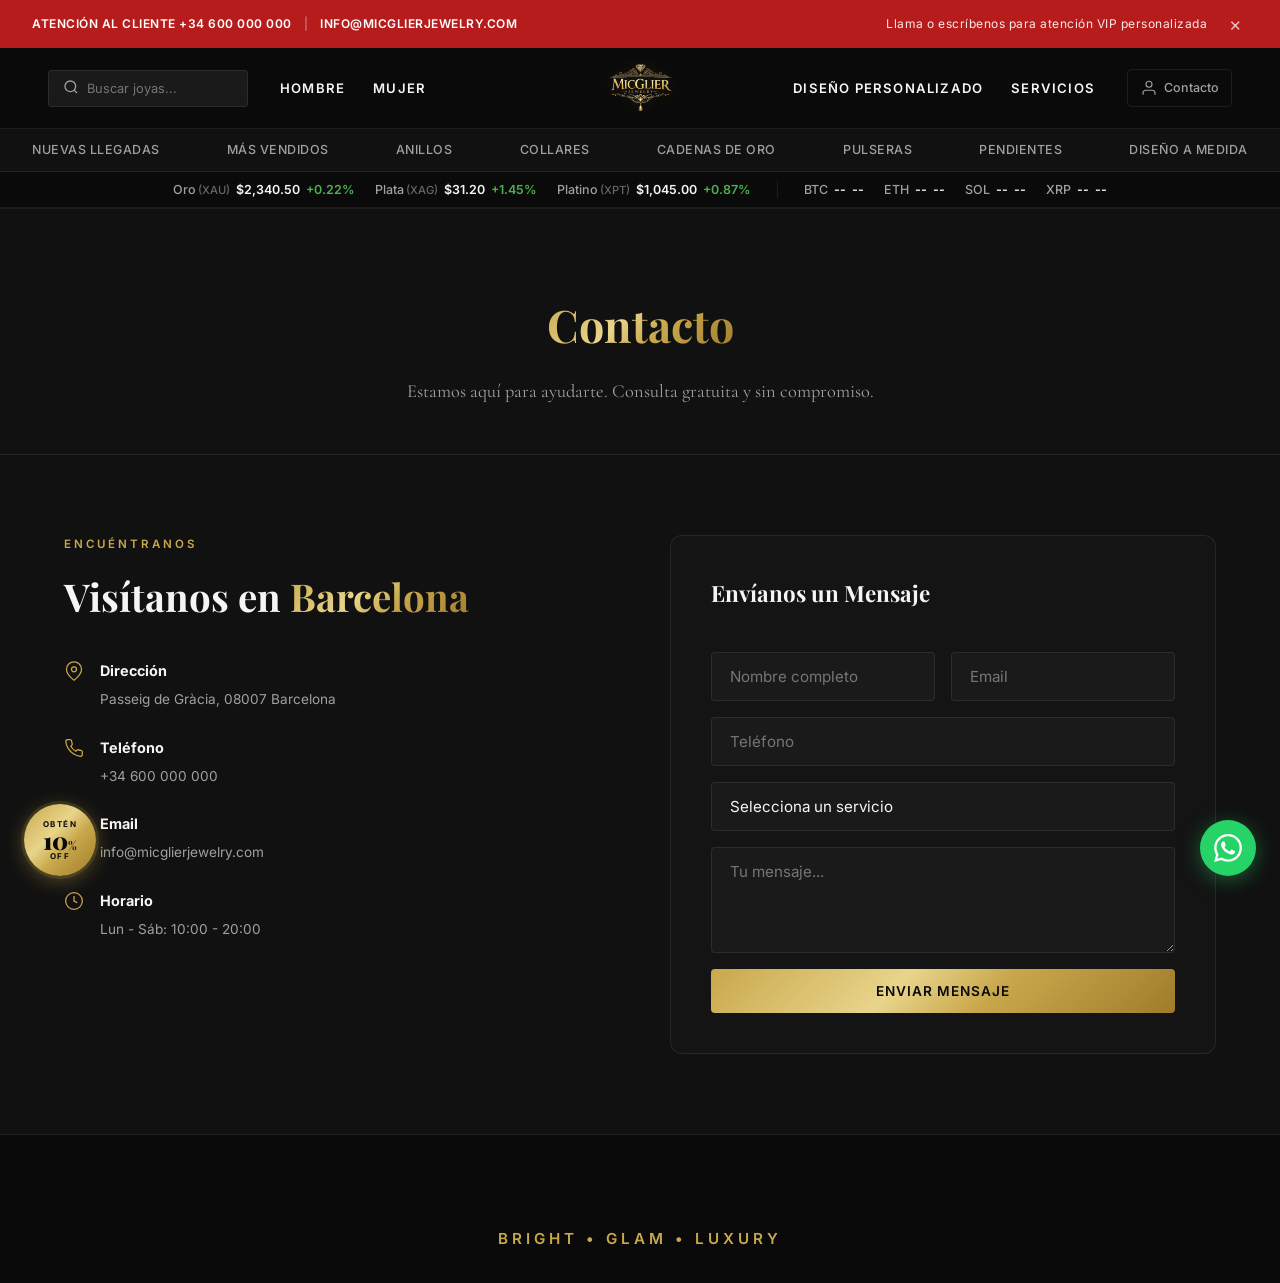
<file: contacto.html>
<!DOCTYPE html>
<html lang="es">
<head>
  <meta charset="UTF-8" />
  <meta name="viewport" content="width=device-width, initial-scale=1.0" />
  <title>Contacto | MicGlier Jewelry — Barcelona</title>
  <meta name="description" content="Contacta con MicGlier Jewelry en Barcelona. Visítanos en Passeig de Gràcia o escríbenos para una consulta gratuita." />
  <link rel="preconnect" href="https://fonts.googleapis.com" />
  <link rel="preconnect" href="https://fonts.gstatic.com" crossorigin />
  <link href="https://fonts.googleapis.com/css2?family=Playfair+Display:ital,wght@0,400;0,700;0,900;1,400&family=Inter:wght@300;400;500;600;700&family=Cormorant+Garamond:ital,wght@0,300;0,400;0,600;0,700;1,300;1,400&display=swap" rel="stylesheet" />
  <link rel="stylesheet" href="assets/css/style.css" />
</head>
<body data-page="contacto" data-root=".">

  <div id="pageContent">

  <!-- Page Header -->
  <section class="page-hero">
    <div class="page-hero__container">
      <h1 class="page-hero__title"><span class="text-gold">Contacto</span></h1>
      <p class="page-hero__desc">Estamos aquí para ayudarte. Consulta gratuita y sin compromiso.</p>
    </div>
  </section>

  <!-- Contact Section -->
  <section class="contact" id="contacto">
    <div class="contact__container">
      <div class="contact__info">
        <span class="contact__tag">ENCUÉNTRANOS</span>
        <h2 class="contact__title">Visítanos en <span class="text-gold">Barcelona</span></h2>
        <div class="contact__details">
          <div class="contact__detail">
            <svg width="20" height="20" viewBox="0 0 24 24" fill="none" stroke="currentColor" stroke-width="1.5"><path d="M21 10c0 7-9 13-9 13s-9-6-9-13a9 9 0 0118 0z"/><circle cx="12" cy="10" r="3"/></svg>
            <div>
              <strong>Dirección</strong>
              <span>Passeig de Gràcia, 08007 Barcelona</span>
            </div>
          </div>
          <div class="contact__detail">
            <svg width="20" height="20" viewBox="0 0 24 24" fill="none" stroke="currentColor" stroke-width="1.5"><path d="M22 16.92v3a2 2 0 01-2.18 2 19.79 19.79 0 01-8.63-3.07 19.5 19.5 0 01-6-6 19.79 19.79 0 01-3.07-8.67A2 2 0 014.11 2h3a2 2 0 012 1.72c.127.96.361 1.903.7 2.81a2 2 0 01-.45 2.11L8.09 9.91a16 16 0 006 6l1.27-1.27a2 2 0 012.11-.45c.907.339 1.85.573 2.81.7A2 2 0 0122 16.92z"/></svg>
            <div>
              <strong>Teléfono</strong>
              <a href="tel:+34600000000">+34 600 000 000</a>
            </div>
          </div>
          <div class="contact__detail">
            <svg width="20" height="20" viewBox="0 0 24 24" fill="none" stroke="currentColor" stroke-width="1.5"><path d="M4 4h16c1.1 0 2 .9 2 2v12c0 1.1-.9 2-2 2H4c-1.1 0-2-.9-2-2V6c0-1.1.9-2 2-2z"/><polyline points="22,6 12,13 2,6"/></svg>
            <div>
              <strong>Email</strong>
              <a href="mailto:info@micglierjewelry.com">info@micglierjewelry.com</a>
            </div>
          </div>
          <div class="contact__detail">
            <svg width="20" height="20" viewBox="0 0 24 24" fill="none" stroke="currentColor" stroke-width="1.5"><circle cx="12" cy="12" r="10"/><polyline points="12 6 12 12 16 14"/></svg>
            <div>
              <strong>Horario</strong>
              <span>Lun - Sáb: 10:00 - 20:00</span>
            </div>
          </div>
        </div>
      </div>
      <div class="contact__form-wrapper">
        <form class="contact__form" id="contactForm">
          <h3>Envíanos un Mensaje</h3>
          <div class="form-row">
            <input type="text" placeholder="Nombre completo" required />
            <input type="email" placeholder="Email" required />
          </div>
          <input type="tel" placeholder="Teléfono" />
          <select>
            <option value="">Selecciona un servicio</option>
            <option value="compra">Comprar Joya</option>
            <option value="mantenimiento">Mantenimiento</option>
            <option value="personalizado">Diseño Personalizado</option>
            <option value="otro">Otro</option>
          </select>
          <textarea rows="4" placeholder="Tu mensaje..."></textarea>
          <button type="submit" class="btn btn--gold btn--full">Enviar Mensaje</button>
        </form>
      </div>
    </div>
  </section>

  </div>

  <script>window.MICGLIER_API = '';</script>
  <script src="assets/js/shared.js"></script>
  <script src="assets/js/main.js" defer></script>
  <script src="assets/js/dynamic.js" defer></script>
</body>
</html>
</file>
<file: assets/css/style.css>
/* ============================================
   MicGlier Jewelry — Bright, Glam, Luxury
   Professional Luxury E-commerce — TraxNYC Style
   ============================================ */

/* ---------- CSS Variables ---------- */
:root {
  --gold: #c9a84c;
  --gold-light: #e8d48b;
  --gold-dark: #a07c2a;
  --gold-gradient: linear-gradient(135deg, #c9a84c 0%, #e8d48b 40%, #c9a84c 60%, #a07c2a 100%);
  --red: #b71c1c;
  --red-dark: #8b1515;
  --bg-primary: #0a0a0a;
  --bg-secondary: #111111;
  --bg-tertiary: #1a1a1a;
  --bg-card: #141414;
  --bg-glass: rgba(255, 255, 255, 0.05);
  --text-primary: #f5f5f5;
  --text-secondary: #a0a0a0;
  --text-muted: #666666;
  --border: rgba(201, 168, 76, 0.15);
  --border-light: rgba(255, 255, 255, 0.08);
  --shadow-gold: 0 0 40px rgba(201, 168, 76, 0.15);
  --shadow-card: 0 4px 20px rgba(0, 0, 0, 0.5);
  --font-display: 'Playfair Display', Georgia, serif;
  --font-body: 'Inter', -apple-system, BlinkMacSystemFont, sans-serif;
  --font-accent: 'Cormorant Garamond', Georgia, serif;
  --transition: 0.3s cubic-bezier(0.4, 0, 0.2, 1);
  --transition-slow: 0.6s cubic-bezier(0.4, 0, 0.2, 1);
}

/* ---------- Reset & Base ---------- */
*, *::before, *::after { margin: 0; padding: 0; box-sizing: border-box; }

html {
  scroll-behavior: smooth;
  -webkit-font-smoothing: antialiased;
  -moz-osx-font-smoothing: grayscale;
}

body {
  font-family: var(--font-body);
  background: var(--bg-primary);
  color: var(--text-primary);
  line-height: 1.6;
  overflow-x: hidden;
}

a { color: inherit; text-decoration: none; transition: color var(--transition); }
img { max-width: 100%; height: auto; display: block; }
button { cursor: pointer; border: none; background: none; font-family: inherit; }
input, select, textarea {
  font-family: inherit;
  font-size: 0.95rem;
  background: var(--bg-tertiary);
  border: 1px solid var(--border-light);
  color: var(--text-primary);
  padding: 14px 18px;
  border-radius: 4px;
  width: 100%;
  transition: border-color var(--transition);
  outline: none;
}
input:focus, select:focus, textarea:focus { border-color: var(--gold); }
select { appearance: none; cursor: pointer; }
textarea { resize: vertical; }
::selection { background: var(--gold); color: var(--bg-primary); }

/* ---------- Utility ---------- */
.text-gold { background: var(--gold-gradient); -webkit-background-clip: text; -webkit-text-fill-color: transparent; background-clip: text; }

/* ---------- Buttons ---------- */
.btn {
  display: inline-flex;
  align-items: center;
  gap: 10px;
  padding: 14px 28px;
  font-size: 0.85rem;
  font-weight: 600;
  letter-spacing: 1px;
  text-transform: uppercase;
  border-radius: 4px;
  transition: all var(--transition);
  cursor: pointer;
  border: none;
}
.btn--gold {
  background: var(--gold-gradient);
  color: var(--bg-primary);
}
.btn--gold:hover {
  transform: translateY(-2px);
  box-shadow: 0 8px 30px rgba(201, 168, 76, 0.35);
}
.btn--red {
  background: var(--red);
  color: white;
  border-radius: 6px;
  padding: 12px 20px;
}
.btn--red:hover { background: var(--red-dark); }
.btn--red div { text-align: left; line-height: 1.3; }
.btn--red strong { display: block; font-size: 0.85rem; }
.btn--red small { font-size: 0.7rem; font-weight: 400; opacity: 0.9; }
.btn--dark {
  background: var(--bg-tertiary);
  color: white;
  border: 1px solid var(--border-light);
  border-radius: 6px;
  padding: 12px 20px;
}
.btn--dark:hover { background: #222; }
.btn--dark div { text-align: left; line-height: 1.3; }
.btn--dark strong { display: block; font-size: 0.85rem; }
.btn--dark small { font-size: 0.7rem; font-weight: 400; opacity: 0.7; }
.btn--outline {
  border: 1px solid var(--gold);
  color: var(--gold);
  background: transparent;
}
.btn--outline:hover {
  background: var(--gold);
  color: var(--bg-primary);
}
.btn--full { width: 100%; justify-content: center; }

/* ---------- Promo Badge (Bubble) ---------- */
.promo-badge {
  position: fixed;
  bottom: 24px;
  left: 24px;
  z-index: 1000;
  width: 72px;
  height: 72px;
  border-radius: 50%;
  background: var(--gold-gradient);
  display: flex;
  flex-direction: column;
  align-items: center;
  justify-content: center;
  cursor: pointer;
  box-shadow: 0 4px 20px rgba(201, 168, 76, 0.4), 0 0 0 3px rgba(201, 168, 76, 0.15);
  transition: transform 0.3s ease, box-shadow 0.3s ease;
  animation: promoPulse 3s ease-in-out infinite;
}
.promo-badge:hover {
  transform: scale(1.1);
  box-shadow: 0 6px 28px rgba(201, 168, 76, 0.55), 0 0 0 5px rgba(201, 168, 76, 0.2);
}
@keyframes promoPulse {
  0%, 100% { box-shadow: 0 4px 20px rgba(201, 168, 76, 0.4), 0 0 0 3px rgba(201, 168, 76, 0.15); }
  50% { box-shadow: 0 4px 20px rgba(201, 168, 76, 0.5), 0 0 0 8px rgba(201, 168, 76, 0.08); }
}
.promo-badge__label {
  color: var(--bg-primary);
  font-family: var(--font-body);
  font-weight: 700;
  font-size: 0.5rem;
  letter-spacing: 1.5px;
  line-height: 1;
  text-transform: uppercase;
}
.promo-badge__value {
  color: var(--bg-primary);
  font-family: var(--font-display);
  font-weight: 900;
  font-size: 1.5rem;
  line-height: 1;
}
.promo-badge__value small {
  font-size: 0.75rem;
  font-weight: 700;
}
.promo-badge__close {
  position: absolute;
  top: -4px;
  right: -4px;
  width: 20px;
  height: 20px;
  background: var(--bg-secondary);
  color: var(--text-secondary);
  border: 1px solid var(--border-light);
  border-radius: 50%;
  font-size: 12px;
  display: flex;
  align-items: center;
  justify-content: center;
  z-index: 2;
  opacity: 0;
  transition: opacity 0.2s ease;
}
.promo-badge:hover .promo-badge__close { opacity: 1; }
.promo-badge__close:hover { background: var(--red); color: white; border-color: var(--red); }
.promo-badge.hidden { transform: scale(0); opacity: 0; pointer-events: none; }

/* ---------- Top Bar ---------- */
.topbar {
  background: var(--red);
  padding: 10px 0;
  position: relative;
  z-index: 1001;
  font-size: 0.75rem;
  letter-spacing: 0.5px;
  color: white;
}
.topbar__container {
  max-width: 100%;
  margin: 0 auto;
  padding: 0 32px;
  display: flex;
  align-items: center;
  justify-content: space-between;
  gap: 16px;
}
.topbar__left {
  display: flex;
  align-items: center;
  gap: 12px;
}
.topbar__link {
  color: white;
  font-weight: 600;
}
.topbar__link:hover { opacity: 0.8; }
.topbar__divider { opacity: 0.5; }
.topbar__right {
  display: flex;
  align-items: center;
  gap: 16px;
}
.topbar__cta { opacity: 0.9; }
.topbar__close-btn {
  color: white;
  font-size: 1.2rem;
  opacity: 0.7;
  padding: 2px 6px;
}
.topbar__close-btn:hover { opacity: 1; }
.topbar.hidden { display: none; }

/* ---------- Header ---------- */
.header {
  position: sticky;
  top: 0;
  z-index: 999;
  background: var(--bg-primary);
  border-bottom: 1px solid var(--border-light);
}
.header__top {
  border-bottom: 1px solid var(--border-light);
}
.header__top-inner {
  max-width: 100%;
  margin: 0 auto;
  padding: 0 48px;
  display: grid;
  grid-template-columns: 1fr auto 1fr;
  align-items: center;
  height: 80px;
}
.header__search {
  display: flex;
  align-items: center;
  gap: 8px;
  background: var(--bg-tertiary);
  border: 1px solid var(--border-light);
  border-radius: 4px;
  padding: 8px 14px;
  max-width: 200px;
}
.header__search-btn { color: var(--text-secondary); flex-shrink: 0; }
.header__search-input {
  background: transparent;
  border: none;
  color: var(--text-primary);
  font-size: 0.8rem;
  padding: 0;
  width: 100%;
}
.header__search-input:focus { border: none; outline: none; }
.header__left-group {
  display: flex;
  align-items: center;
  gap: 32px;
}
.header__right-group {
  display: flex;
  align-items: center;
  justify-content: flex-end;
  gap: 32px;
}
.header__nav {
  display: flex;
  gap: 28px;
}
.header__nav--left { justify-content: flex-end; }
.header__nav--right { justify-content: flex-start; }
.nav-link {
  font-size: 0.82rem;
  font-weight: 600;
  letter-spacing: 1.2px;
  color: var(--text-primary);
  white-space: nowrap;
  position: relative;
  padding: 4px 0;
}
.nav-link:hover { color: var(--gold); }
.nav-link::after {
  content: '';
  position: absolute;
  bottom: -2px;
  left: 0;
  width: 0;
  height: 2px;
  background: var(--gold);
  transition: width var(--transition);
}
.nav-link:hover::after { width: 100%; }
.header__logo {
  flex-shrink: 0;
  padding: 0 40px;
  display: flex;
  align-items: center;
  justify-content: center;
}
.header__logo img {
  height: 55px;
  width: auto;
  filter: drop-shadow(0 0 8px rgba(201, 168, 76, 0.2));
}
.header__actions { display: flex; gap: 16px; }
.header__icon-btn {
  display: flex;
  align-items: center;
  gap: 6px;
  color: var(--text-secondary);
  padding: 8px 12px;
  white-space: nowrap;
  border: 1px solid var(--border-light);
  border-radius: 4px;
  transition: all var(--transition);
}
.header__icon-btn:hover { color: var(--gold); border-color: var(--gold); }
.header__icon-label { font-size: 0.78rem; font-weight: 500; }

/* Sub Navigation */
.header__subnav {
  background: var(--bg-secondary);
  border-bottom: 1px solid var(--border-light);
}
.header__subnav-inner {
  max-width: 100%;
  margin: 0 auto;
  padding: 0 32px;
  display: flex;
  align-items: center;
  justify-content: space-between;
  height: 42px;
  overflow-x: auto;
}
.subnav-link {
  font-size: 0.78rem;
  font-weight: 500;
  letter-spacing: 0.5px;
  color: var(--text-secondary);
  white-space: nowrap;
  text-transform: uppercase;
}
.subnav-link:hover { color: var(--gold); }

/* Metal Ticker */
.header__ticker {
  background: var(--bg-primary);
  border-bottom: 1px solid var(--border-light);
  padding: 6px 0;
}
.header__ticker-inner {
  max-width: 100%;
  margin: 0 auto;
  padding: 0 32px;
  display: flex;
  align-items: center;
  justify-content: center;
  gap: 20px;
  font-size: 0.78rem;
  overflow-x: auto;
  -ms-overflow-style: none;
  scrollbar-width: none;
}
.header__ticker-inner::-webkit-scrollbar { display: none; }
.ticker-item {
  display: inline-flex;
  align-items: center;
  gap: 6px;
  white-space: nowrap;
}
.ticker-label {
  color: var(--text-secondary);
  font-weight: 500;
}
.ticker-label small { color: var(--text-muted); font-size: 0.7rem; margin-left: 2px; }
.ticker-value { color: var(--text-primary); font-weight: 600; }
.ticker-change { font-weight: 600; }
.ticker-change--up { color: #4caf50; }
.ticker-change--down { color: #f44336; }
.ticker-divider { color: var(--border-light); font-size: 0.9rem; margin: 0 4px; }
.ticker-updated { color: var(--text-muted); border: 1px solid var(--border-light); padding: 2px 10px; border-radius: 12px; font-size: 0.72rem; white-space: nowrap; }

/* Mobile Menu Button */
.header__menu-btn {
  display: none;
  flex-direction: column;
  gap: 5px;
  padding: 8px;
  position: absolute;
  right: 24px;
  top: 50%;
  transform: translateY(-50%);
}
.header__menu-btn span {
  width: 24px;
  height: 2px;
  background: var(--text-primary);
  transition: all var(--transition);
  border-radius: 2px;
}
.header__menu-btn.active span:nth-child(1) { transform: rotate(45deg) translate(5px, 5px); }
.header__menu-btn.active span:nth-child(2) { opacity: 0; }
.header__menu-btn.active span:nth-child(3) { transform: rotate(-45deg) translate(5px, -5px); }

/* Mobile Nav */
.mobile-nav {
  display: none;
  flex-direction: column;
  background: var(--bg-primary);
  padding: 24px;
  gap: 0;
  border-top: 1px solid var(--border-light);
}
.mobile-nav.active { display: flex; }
.mobile-nav__link {
  padding: 16px 0;
  border-bottom: 1px solid var(--border-light);
  font-size: 0.9rem;
  font-weight: 500;
  letter-spacing: 1px;
  text-transform: uppercase;
  color: var(--text-secondary);
}
.mobile-nav__link:hover { color: var(--gold); }

/* Search Overlay */
.search-overlay {
  position: fixed;
  top: 0;
  left: 0;
  right: 0;
  bottom: 0;
  background: rgba(10, 10, 10, 0.95);
  backdrop-filter: blur(20px);
  display: flex;
  align-items: center;
  justify-content: center;
  z-index: 2000;
  opacity: 0;
  pointer-events: none;
  transition: opacity var(--transition);
}
.search-overlay.active { opacity: 1; pointer-events: all; }
.search-overlay__inner {
  display: flex;
  align-items: center;
  gap: 16px;
  width: 90%;
  max-width: 600px;
}
.search-overlay__input {
  font-size: 1.5rem;
  background: transparent;
  border: none;
  border-bottom: 2px solid var(--gold);
  border-radius: 0;
  padding: 16px 0;
  color: var(--text-primary);
  font-family: var(--font-display);
}
.search-overlay__input:focus { border-color: var(--gold-light); }
.search-overlay__close {
  font-size: 2rem;
  color: var(--text-secondary);
  padding: 8px;
}
.search-overlay__close:hover { color: var(--gold); }

/* ---------- Hero ---------- */
.hero {
  display: flex;
  align-items: stretch;
  min-height: 500px;
  position: relative;
}
.hero__left {
  flex: 0 0 40%;
  background: var(--red);
  color: white;
  display: flex;
  flex-direction: column;
  justify-content: center;
  padding: 60px 48px;
}
.hero__tagline {
  font-size: 0.75rem;
  font-weight: 700;
  letter-spacing: 3px;
  margin-bottom: 16px;
  opacity: 0.9;
}
.hero__title {
  font-family: var(--font-display);
  font-size: clamp(2rem, 4vw, 3.2rem);
  font-weight: 900;
  line-height: 1.15;
  margin-bottom: 16px;
}
.hero__title .text-gold {
  -webkit-text-fill-color: var(--gold-light);
  background: none;
}
.hero__desc {
  font-size: 1rem;
  opacity: 0.9;
  margin-bottom: 32px;
  line-height: 1.6;
}
.hero__buttons {
  display: flex;
  gap: 12px;
  flex-wrap: wrap;
}
.hero__right {
  flex: 1;
  position: relative;
  overflow: hidden;
}
.hero__image {
  width: 100%;
  height: 100%;
  object-fit: cover;
}

/* ---------- Custom Banner ---------- */
.custom-banner {
  background: var(--bg-secondary);
  padding: 60px 0 0;
}
.custom-banner__container {
  max-width: 1400px;
  margin: 0 auto;
  padding: 0 24px;
}
.custom-banner__image {
  display: none;
}
.custom-banner__content {
  text-align: center;
  padding: 0 0 40px;
}
.custom-banner__title {
  font-family: var(--font-display);
  font-size: clamp(1.8rem, 4vw, 2.8rem);
  font-weight: 700;
  margin-bottom: 12px;
}
.custom-banner__desc {
  color: var(--text-secondary);
  font-size: 1rem;
  margin-bottom: 24px;
}
.custom-banner__buttons {
  display: flex;
  gap: 12px;
  justify-content: center;
}
.custom-banner__carousel {
  position: relative;
  padding: 0 0 60px;
}

/* ---------- Product Card ---------- */
.product-card {
  background: var(--bg-card);
  border: 1px solid var(--border-light);
  border-radius: 8px;
  overflow: hidden;
  transition: all var(--transition);
  position: relative;
  flex-shrink: 0;
}
.product-card:hover {
  border-color: var(--gold);
  transform: translateY(-4px);
  box-shadow: var(--shadow-gold);
}
.product-card__badge {
  position: absolute;
  top: 10px;
  left: 10px;
  background: rgba(201, 168, 76, 0.9);
  color: var(--bg-primary);
  font-size: 0.65rem;
  font-weight: 700;
  letter-spacing: 0.5px;
  padding: 4px 10px;
  border-radius: 3px;
  z-index: 2;
  text-transform: uppercase;
}
.product-card__badge.sale {
  background: var(--red);
  color: white;
}
.product-card__image {
  aspect-ratio: 1;
  overflow: hidden;
  background: #1a1a1a;
}
.product-card__image img {
  width: 100%;
  height: 100%;
  object-fit: cover;
  transition: transform var(--transition-slow);
}
.product-card:hover .product-card__image img {
  transform: scale(1.08);
}
.product-card__info {
  padding: 14px 16px;
}
.product-card__info h3 {
  font-size: 0.85rem;
  font-weight: 500;
  color: var(--text-primary);
  margin-bottom: 6px;
  line-height: 1.3;
}
.product-card__price {
  font-size: 0.9rem;
  font-weight: 700;
  color: var(--gold);
}
.price-sale {
  text-decoration: line-through;
  color: var(--text-muted);
  font-weight: 400;
  margin-right: 6px;
}

/* ---------- Carousel ---------- */
.carousel-track {
  display: flex;
  gap: 20px;
  overflow-x: auto;
  scroll-behavior: smooth;
  -ms-overflow-style: none;
  scrollbar-width: none;
  padding: 4px 0;
}
.carousel-track::-webkit-scrollbar { display: none; }
.carousel-track .product-card {
  min-width: 240px;
  max-width: 240px;
}
.carousel-btn {
  position: absolute;
  top: 50%;
  transform: translateY(-50%);
  width: 44px;
  height: 44px;
  background: var(--bg-tertiary);
  border: 1px solid var(--border-light);
  color: var(--text-primary);
  border-radius: 50%;
  font-size: 1.5rem;
  display: flex;
  align-items: center;
  justify-content: center;
  z-index: 5;
  transition: all var(--transition);
}
.carousel-btn:hover {
  background: var(--gold);
  color: var(--bg-primary);
  border-color: var(--gold);
}
.carousel-btn--prev { left: -10px; }
.carousel-btn--next { right: -10px; }

/* ---------- Products Section ---------- */
.products-section {
  padding: 60px 0;
  position: relative;
}
.products-section--alt {
  background: var(--bg-secondary);
}
.products-section__container {
  max-width: 1400px;
  margin: 0 auto;
  padding: 0 24px;
}
.products-section__header {
  display: flex;
  align-items: center;
  justify-content: space-between;
  margin-bottom: 32px;
}
.products-section__title {
  font-family: var(--font-display);
  font-size: clamp(1.5rem, 3vw, 2.2rem);
  font-weight: 700;
}
.products-section__viewall {
  font-size: 0.85rem;
  font-weight: 600;
  color: var(--gold);
  letter-spacing: 0.5px;
  border-bottom: 1px solid var(--gold);
  padding-bottom: 2px;
}
.products-section__viewall:hover { opacity: 0.8; }
.products-section__carousel {
  position: relative;
}

/* Products Grid */
.products-grid {
  display: grid;
  grid-template-columns: repeat(4, 1fr);
  gap: 20px;
}

/* ---------- Services ---------- */
.services {
  padding: 80px 0;
  background: var(--bg-primary);
}
.services__container {
  max-width: 1200px;
  margin: 0 auto;
  padding: 0 24px;
}
.services__header {
  text-align: center;
  margin-bottom: 48px;
}
.services__tag {
  font-size: 0.72rem;
  font-weight: 600;
  letter-spacing: 3px;
  color: var(--gold);
  display: block;
  margin-bottom: 12px;
}
.services__title {
  font-family: var(--font-display);
  font-size: clamp(1.8rem, 4vw, 2.8rem);
  font-weight: 700;
}
.services__grid {
  display: grid;
  grid-template-columns: repeat(3, 1fr);
  gap: 24px;
}
.service-card {
  background: var(--bg-card);
  border: 1px solid var(--border-light);
  border-radius: 12px;
  padding: 40px 32px;
  text-align: center;
  transition: all var(--transition);
}
.service-card:hover {
  border-color: var(--gold);
  transform: translateY(-6px);
  box-shadow: var(--shadow-gold);
}
.service-card__icon {
  display: inline-flex;
  align-items: center;
  justify-content: center;
  width: 80px;
  height: 80px;
  background: rgba(201, 168, 76, 0.08);
  border: 1px solid var(--border);
  border-radius: 50%;
  margin-bottom: 24px;
  color: var(--gold);
}
.service-card__title {
  font-family: var(--font-display);
  font-size: 1.3rem;
  font-weight: 700;
  margin-bottom: 12px;
}
.service-card__desc {
  color: var(--text-secondary);
  font-size: 0.9rem;
  line-height: 1.7;
  margin-bottom: 20px;
}
.service-card__link {
  color: var(--gold);
  font-size: 0.85rem;
  font-weight: 600;
  letter-spacing: 0.5px;
}
.service-card__link:hover { color: var(--gold-light); }

/* ---------- Stats ---------- */
.stats {
  padding: 60px 0;
  background: var(--bg-secondary);
  border-top: 1px solid var(--border-light);
  border-bottom: 1px solid var(--border-light);
}
.stats__container {
  max-width: 1200px;
  margin: 0 auto;
  padding: 0 24px;
  display: grid;
  grid-template-columns: repeat(4, 1fr);
  gap: 24px;
  text-align: center;
}
.stat-item__number {
  font-family: var(--font-display);
  font-size: clamp(2rem, 4vw, 3rem);
  font-weight: 900;
  background: var(--gold-gradient);
  -webkit-background-clip: text;
  -webkit-text-fill-color: transparent;
  background-clip: text;
  display: block;
  margin-bottom: 8px;
}
.stat-item__number::after { content: '+'; }
.stat-item__label {
  font-size: 0.85rem;
  color: var(--text-secondary);
  letter-spacing: 0.5px;
}

/* ---------- Gallery ---------- */
.gallery {
  padding: 80px 0;
  background: var(--bg-primary);
}
.gallery__container {
  max-width: 1400px;
  margin: 0 auto;
  padding: 0 24px;
}
.gallery__header {
  text-align: center;
  margin-bottom: 48px;
}
.gallery__tag {
  font-size: 0.72rem;
  font-weight: 600;
  letter-spacing: 3px;
  color: var(--gold);
  display: block;
  margin-bottom: 12px;
}
.gallery__title {
  font-family: var(--font-display);
  font-size: clamp(1.8rem, 4vw, 2.8rem);
  font-weight: 700;
}
.gallery__grid {
  display: grid;
  grid-template-columns: repeat(4, 1fr);
  gap: 8px;
}
.gallery__item {
  overflow: hidden;
  border-radius: 4px;
  aspect-ratio: 1;
}
.gallery__item--wide {
  grid-column: span 2;
  aspect-ratio: 2/1;
}
.gallery__item img {
  width: 100%;
  height: 100%;
  object-fit: cover;
  transition: transform var(--transition-slow);
}
.gallery__item:hover img { transform: scale(1.06); }

/* ---------- About ---------- */
.about {
  padding: 80px 0;
  background: var(--bg-secondary);
}
.about__container {
  max-width: 1200px;
  margin: 0 auto;
  padding: 0 24px;
  display: grid;
  grid-template-columns: 1fr 1fr;
  gap: 60px;
  align-items: center;
}
.about__image {
  border-radius: 12px;
  overflow: hidden;
}
.about__image img {
  width: 100%;
  height: 400px;
  object-fit: cover;
}
.about__tag {
  font-size: 0.72rem;
  font-weight: 600;
  letter-spacing: 3px;
  color: var(--gold);
  display: block;
  margin-bottom: 12px;
}
.about__title {
  font-family: var(--font-display);
  font-size: clamp(1.8rem, 3vw, 2.5rem);
  font-weight: 700;
  margin-bottom: 20px;
}
.about__desc {
  color: var(--text-secondary);
  font-size: 0.95rem;
  line-height: 1.8;
  margin-bottom: 16px;
}
.about__features {
  display: grid;
  grid-template-columns: 1fr 1fr;
  gap: 16px;
  margin-top: 24px;
}
.about__feature {
  background: var(--bg-tertiary);
  border: 1px solid var(--border-light);
  border-radius: 8px;
  padding: 16px;
}
.about__feature strong {
  display: block;
  font-size: 0.9rem;
  color: var(--gold);
  margin-bottom: 4px;
}
.about__feature span {
  font-size: 0.8rem;
  color: var(--text-secondary);
}

/* ---------- Testimonials ---------- */
.testimonials {
  padding: 80px 0;
  background: var(--bg-primary);
}
.testimonials__container {
  max-width: 1200px;
  margin: 0 auto;
  padding: 0 24px;
}
.testimonials__header {
  text-align: center;
  margin-bottom: 48px;
}
.testimonials__tag {
  font-size: 0.72rem;
  font-weight: 600;
  letter-spacing: 3px;
  color: var(--gold);
  display: block;
  margin-bottom: 12px;
}
.testimonials__title {
  font-family: var(--font-display);
  font-size: clamp(1.8rem, 4vw, 2.8rem);
  font-weight: 700;
}
.testimonials__grid {
  display: grid;
  grid-template-columns: repeat(3, 1fr);
  gap: 24px;
}
.testimonial-card {
  background: var(--bg-card);
  border: 1px solid var(--border-light);
  border-radius: 12px;
  padding: 32px;
  transition: all var(--transition);
}
.testimonial-card:hover {
  border-color: var(--gold);
}
.testimonial-card__stars {
  color: var(--gold);
  font-size: 1.1rem;
  letter-spacing: 2px;
  margin-bottom: 16px;
}
.testimonial-card__text {
  color: var(--text-secondary);
  font-size: 0.95rem;
  line-height: 1.7;
  font-style: italic;
  margin-bottom: 20px;
}
.testimonial-card__author strong {
  display: block;
  font-size: 0.9rem;
  color: var(--text-primary);
}
.testimonial-card__author span {
  font-size: 0.8rem;
  color: var(--text-muted);
}

/* ---------- Contact ---------- */
.contact {
  padding: 80px 0;
  background: var(--bg-secondary);
}
.contact__container {
  max-width: 1200px;
  margin: 0 auto;
  padding: 0 24px;
  display: grid;
  grid-template-columns: 1fr 1fr;
  gap: 60px;
}
.contact__tag {
  font-size: 0.72rem;
  font-weight: 600;
  letter-spacing: 3px;
  color: var(--gold);
  display: block;
  margin-bottom: 12px;
}
.contact__title {
  font-family: var(--font-display);
  font-size: clamp(1.8rem, 3vw, 2.5rem);
  font-weight: 700;
  margin-bottom: 32px;
}
.contact__details {
  display: flex;
  flex-direction: column;
  gap: 24px;
}
.contact__detail {
  display: flex;
  align-items: flex-start;
  gap: 16px;
}
.contact__detail svg {
  color: var(--gold);
  flex-shrink: 0;
  margin-top: 2px;
}
.contact__detail strong {
  display: block;
  font-size: 0.9rem;
  margin-bottom: 4px;
}
.contact__detail span,
.contact__detail a {
  font-size: 0.85rem;
  color: var(--text-secondary);
}
.contact__detail a:hover { color: var(--gold); }
.contact__form-wrapper {
  background: var(--bg-card);
  border: 1px solid var(--border-light);
  border-radius: 12px;
  padding: 40px;
}
.contact__form h3 {
  font-family: var(--font-display);
  font-size: 1.4rem;
  margin-bottom: 24px;
}
.contact__form {
  display: flex;
  flex-direction: column;
  gap: 16px;
}
.form-row {
  display: grid;
  grid-template-columns: 1fr 1fr;
  gap: 16px;
}

/* ---------- Page Hero (sub-pages) ---------- */
.page-hero {
  padding: 80px 0 48px;
  text-align: center;
  background: var(--bg-secondary);
  border-bottom: 1px solid var(--border-light);
}
.page-hero__container {
  max-width: 800px;
  margin: 0 auto;
  padding: 0 24px;
}
.page-hero__title {
  font-family: var(--font-display);
  font-size: 2.8rem;
  font-weight: 700;
  color: var(--text-primary);
  margin-bottom: 16px;
}
.page-hero__desc {
  font-family: var(--font-accent);
  font-size: 1.15rem;
  color: var(--text-secondary);
  line-height: 1.6;
}

/* ---------- Footer ---------- */
.footer {
  background: var(--bg-primary);
  border-top: 1px solid var(--border-light);
  padding: 60px 0 0;
}
.footer__container {
  max-width: 1400px;
  margin: 0 auto;
  padding: 0 24px;
}
.footer__top {
  display: grid;
  grid-template-columns: 2fr 1fr 1fr 1fr;
  gap: 48px;
  padding-bottom: 48px;
  border-bottom: 1px solid var(--border-light);
}
.footer__logo {
  height: 45px;
  width: auto;
  margin-bottom: 16px;
}
.footer__slogan {
  font-size: 0.72rem;
  font-weight: 600;
  letter-spacing: 3px;
  color: var(--gold);
  margin-bottom: 12px;
}
.footer__brand-desc {
  font-size: 0.85rem;
  color: var(--text-secondary);
  line-height: 1.7;
}
.footer__links h4 {
  font-size: 0.85rem;
  font-weight: 600;
  letter-spacing: 1px;
  text-transform: uppercase;
  margin-bottom: 16px;
  color: var(--text-primary);
}
.footer__links a {
  display: block;
  font-size: 0.82rem;
  color: var(--text-secondary);
  padding: 4px 0;
}
.footer__links a:hover { color: var(--gold); }
.footer__bottom {
  display: flex;
  align-items: center;
  justify-content: space-between;
  padding: 24px 0;
  font-size: 0.78rem;
  color: var(--text-muted);
}
.footer__payments {
  display: flex;
  gap: 16px;
}
.footer__payments span {
  background: var(--bg-tertiary);
  border: 1px solid var(--border-light);
  padding: 4px 12px;
  border-radius: 4px;
  font-size: 0.72rem;
  font-weight: 600;
  color: var(--text-secondary);
}

/* ---------- WhatsApp Button ---------- */
.whatsapp-btn {
  position: fixed;
  bottom: 24px;
  right: 24px;
  width: 56px;
  height: 56px;
  background: #25d366;
  border-radius: 50%;
  display: flex;
  align-items: center;
  justify-content: center;
  z-index: 1000;
  box-shadow: 0 4px 20px rgba(37, 211, 102, 0.4);
  transition: transform var(--transition);
}
.whatsapp-btn:hover { transform: scale(1.1); }

/* ---------- Animations ---------- */
[data-animate] {
  opacity: 0;
  transform: translateY(30px);
  transition: opacity 0.6s ease, transform 0.6s ease;
}
[data-animate].visible {
  opacity: 1;
  transform: translateY(0);
}

/* ---------- Responsive ---------- */
@media (max-width: 1024px) {
  .header__search { max-width: 220px; }
  .header__nav { gap: 16px; }
  .nav-link { font-size: 0.78rem; letter-spacing: 0.5px; }
  .header__subnav-inner { padding: 0 24px; }
  .products-grid { grid-template-columns: repeat(3, 1fr); }
  .services__grid { grid-template-columns: repeat(2, 1fr); }
  .gallery__grid { grid-template-columns: repeat(3, 1fr); }
  .footer__top { grid-template-columns: 1fr 1fr; gap: 32px; }
}

@media (max-width: 768px) {
  /* Top bar mobile */
  .topbar { padding: 8px 0; }
  .topbar__container { padding: 0 16px; }
  .topbar__left { display: none; }
  .topbar__cta {
    font-size: 0.7rem;
    text-align: center;
    width: 100%;
    letter-spacing: 0.3px;
  }

  /* Header mobile — elegant & clean */
  .header__top-inner {
    display: flex;
    position: relative;
    justify-content: center;
    height: 64px;
    padding: 0 16px;
  }
  .header__left-group { display: none; }
  .header__right-group { display: none; }
  .header__search { display: none; }
  .header__nav { display: none; }
  .header__actions { display: none; }
  .header__menu-btn {
    display: flex;
    position: absolute;
    left: 16px;
    right: auto;
    top: 50%;
    transform: translateY(-50%);
  }
  .header__logo { padding: 0; }
  .header__logo img { height: 45px; }
  .header__subnav { display: none; }
  .header__ticker {
    padding: 8px 0;
    overflow: hidden;
  }
  .header__ticker-inner {
    padding: 0 16px;
    gap: 16px;
    font-size: 0.7rem;
    overflow: visible;
    justify-content: flex-start;
    -ms-overflow-style: none;
    scrollbar-width: none;
    animation: tickerScroll 20s linear infinite;
    width: max-content;
  }
  .header__ticker-inner::-webkit-scrollbar { display: none; }
  .ticker-updated { display: none; }
  @keyframes tickerScroll {
    0% { transform: translateX(0); }
    100% { transform: translateX(-50%); }
  }

  /* Mobile nav — luxury style */
  .mobile-nav {
    padding: 0;
    border-top: none;
  }
  .mobile-nav__link {
    padding: 18px 24px;
    border-bottom: 1px solid var(--border-light);
    font-size: 0.82rem;
    font-weight: 600;
    letter-spacing: 2px;
    color: var(--text-primary);
  }
  .mobile-nav__link:first-child {
    border-top: 1px solid var(--border-light);
  }
  .mobile-nav__link:hover,
  .mobile-nav__link:active {
    color: var(--gold);
    background: rgba(201, 168, 76, 0.05);
  }

  /* Hero mobile — full image impact */
  .hero {
    flex-direction: column-reverse;
    min-height: auto;
  }
  .hero__left {
    flex: none;
    padding: 32px 20px;
    text-align: center;
  }
  .hero__right {
    height: 280px;
  }
  .hero__tagline {
    font-size: 0.65rem;
    letter-spacing: 4px;
  }
  .hero__title {
    font-size: 1.9rem;
    margin-bottom: 12px;
  }
  .hero__desc {
    font-size: 0.9rem;
    margin-bottom: 24px;
  }
  .hero__buttons {
    flex-direction: column;
    gap: 10px;
    align-items: center;
  }
  .hero__buttons .btn {
    width: 100%;
    max-width: 280px;
    justify-content: center;
  }

  /* Custom banner mobile */
  .custom-banner { padding: 40px 0 0; }
  .custom-banner__content { padding: 0 0 32px; }
  .custom-banner__title { font-size: 1.5rem; }
  .custom-banner__buttons {
    flex-direction: column;
    align-items: center;
    gap: 10px;
  }
  .custom-banner__buttons .btn { width: 100%; max-width: 260px; justify-content: center; }

  /* Products mobile — elegant 2-col grid */
  .products-section { padding: 40px 0; }
  .products-section__container { padding: 0 16px; }
  .products-section__header { margin-bottom: 20px; }
  .products-section__title { font-size: 1.3rem; }
  .products-grid {
    grid-template-columns: repeat(2, 1fr);
    gap: 12px;
  }
  .carousel-track .product-card {
    min-width: 180px;
    max-width: 180px;
  }
  .carousel-btn {
    width: 36px;
    height: 36px;
    font-size: 1.2rem;
  }
  .carousel-btn--prev { left: -4px; }
  .carousel-btn--next { right: -4px; }
  .product-card__badge {
    font-size: 0.6rem;
    padding: 3px 8px;
  }

  /* Services mobile */
  .services { padding: 48px 0; }
  .services__container { padding: 0 16px; }
  .services__grid { grid-template-columns: 1fr; gap: 16px; }
  .service-card {
    padding: 28px 24px;
    border-radius: 10px;
  }
  .service-card__icon {
    width: 64px;
    height: 64px;
    margin-bottom: 16px;
  }
  .service-card__icon svg { width: 32px; height: 32px; }
  .service-card__title { font-size: 1.1rem; }

  /* Stats mobile */
  .stats { padding: 40px 0; }
  .stats__container {
    grid-template-columns: repeat(2, 1fr);
    gap: 24px 16px;
    padding: 0 16px;
  }
  .stat-item__number { font-size: 2rem; }
  .stat-item__label { font-size: 0.75rem; }

  /* Gallery mobile — elegant */
  .gallery { padding: 48px 0; }
  .gallery__container { padding: 0 16px; }
  .gallery__grid {
    grid-template-columns: repeat(2, 1fr);
    gap: 6px;
  }
  .gallery__item--wide { grid-column: span 2; }
  .gallery__item { border-radius: 6px; }

  /* About mobile */
  .about { padding: 48px 0; }
  .about__container {
    grid-template-columns: 1fr;
    gap: 32px;
    padding: 0 16px;
  }
  .about__image img { height: 250px; border-radius: 10px; }
  .about__title { font-size: 1.6rem; }
  .about__features { grid-template-columns: 1fr; }

  /* Testimonials mobile */
  .testimonials { padding: 48px 0; }
  .testimonials__container { padding: 0 16px; }
  .testimonials__grid {
    grid-template-columns: 1fr;
    gap: 16px;
  }
  .testimonial-card { padding: 24px 20px; border-radius: 10px; }

  /* Contact mobile */
  .contact { padding: 48px 0; }
  .contact__container {
    grid-template-columns: 1fr;
    gap: 32px;
    padding: 0 16px;
  }
  .contact__title { font-size: 1.5rem; }
  .contact__form-wrapper {
    padding: 28px 20px;
    border-radius: 10px;
  }
  .form-row { grid-template-columns: 1fr; }

  /* Footer mobile */
  .footer { padding: 48px 0 0; }
  .footer__container { padding: 0 16px; }
  .footer__top {
    grid-template-columns: 1fr;
    gap: 28px;
    padding-bottom: 32px;
  }
  .footer__brand { text-align: center; }
  .footer__logo { margin: 0 auto 12px; }
  .footer__links { text-align: center; }
  .footer__links h4 { margin-bottom: 12px; }
  .footer__bottom {
    flex-direction: column;
    gap: 16px;
    text-align: center;
    padding: 20px 0;
  }
  .footer__payments { flex-wrap: wrap; justify-content: center; }

  /* Promo badge mobile — smaller bubble */
  .promo-badge { width: 60px; height: 60px; bottom: 20px; left: 16px; }
  .promo-badge__label { font-size: 0.42rem; }
  .promo-badge__value { font-size: 1.2rem; }
  .promo-badge__value small { font-size: 0.6rem; }

  /* WhatsApp button mobile */
  .whatsapp-btn {
    width: 50px;
    height: 50px;
    bottom: 16px;
    right: 16px;
  }
  .whatsapp-btn svg { width: 24px; height: 24px; }
}

@media (max-width: 480px) {
  .hero__left { padding: 28px 16px; }
  .hero__right { height: 240px; }
  .hero__title { font-size: 1.65rem; }
  .hero__desc { font-size: 0.85rem; }
  .products-grid { grid-template-columns: 1fr 1fr; gap: 8px; }
  .product-card__info { padding: 10px 10px; }
  .product-card__info h3 { font-size: 0.72rem; }
  .product-card__price { font-size: 0.78rem; }
  .custom-banner__title { font-size: 1.3rem; }
  .services__title { font-size: 1.4rem; }
  .gallery__title { font-size: 1.4rem; }
  .testimonials__title { font-size: 1.4rem; }
  .about__title { font-size: 1.4rem; }
  .stat-item__number { font-size: 1.7rem; }
  .carousel-track .product-card { min-width: 160px; max-width: 160px; }
}
</file>
